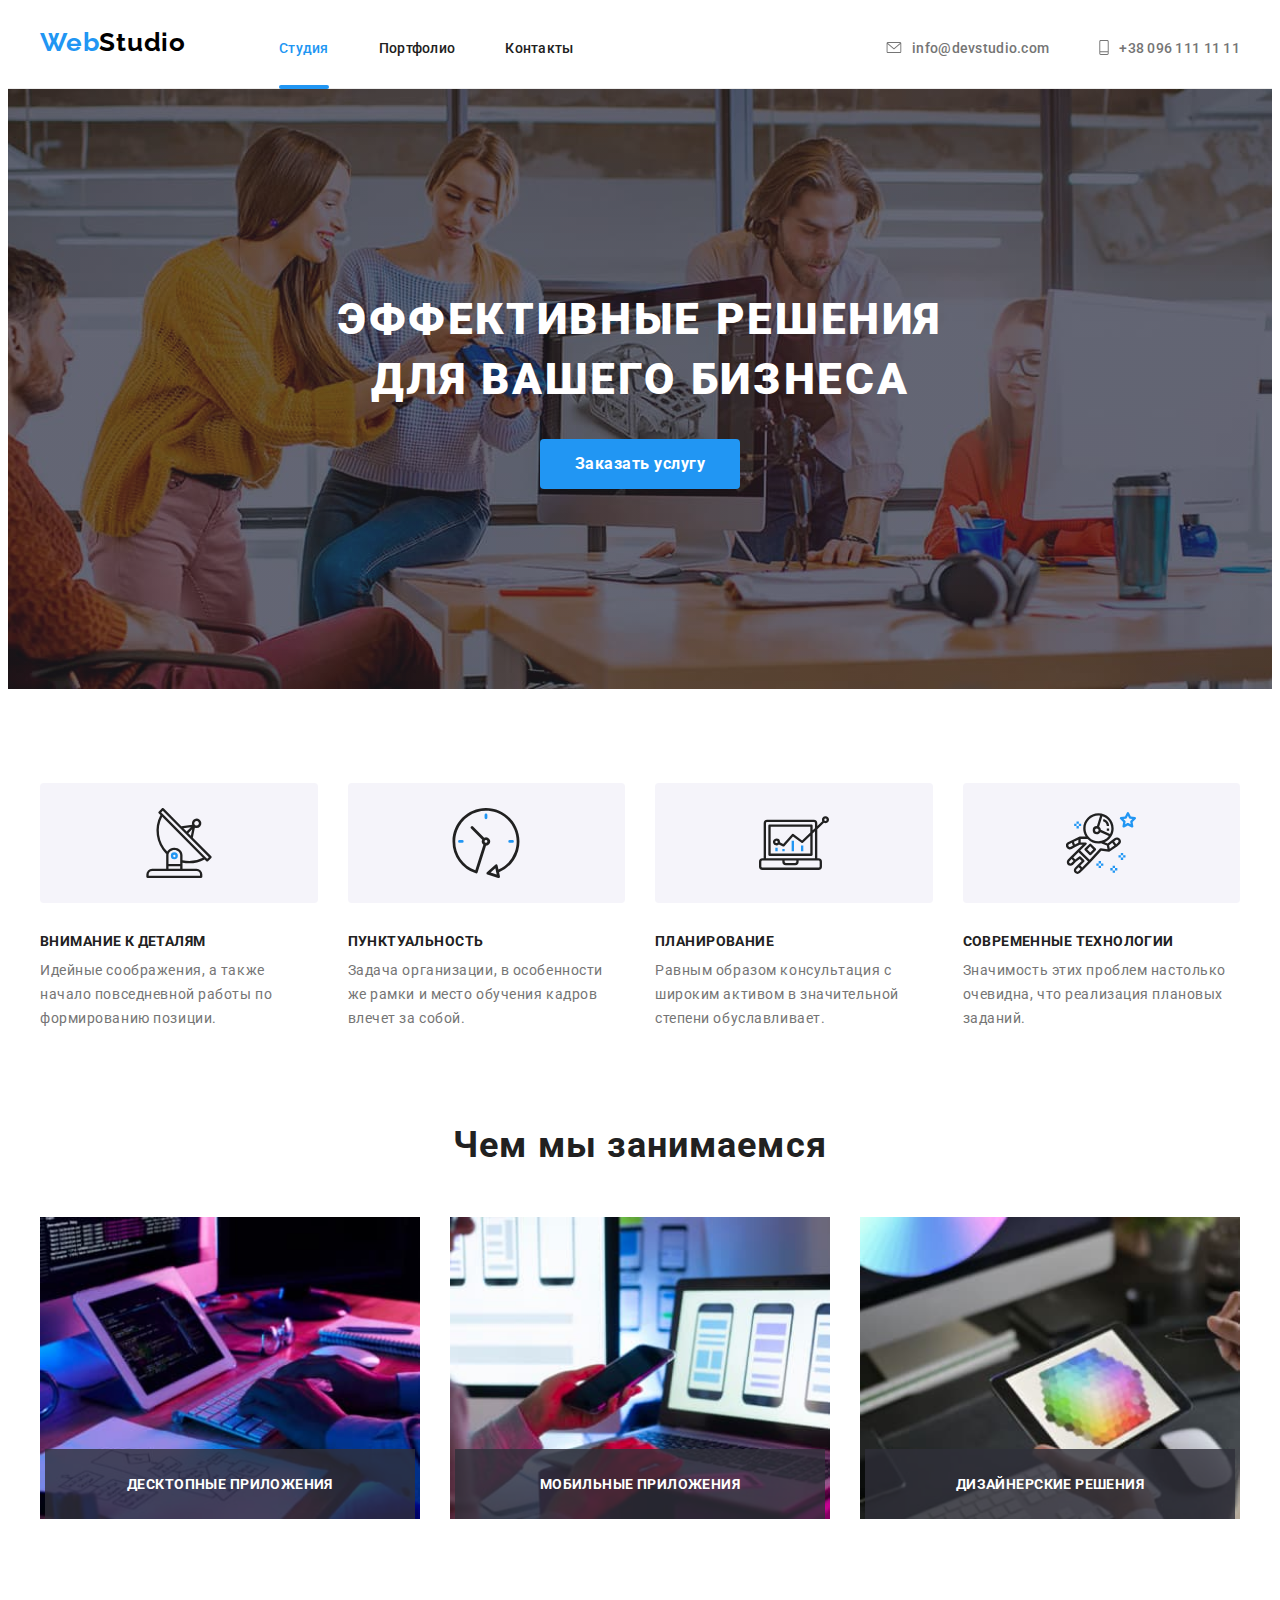
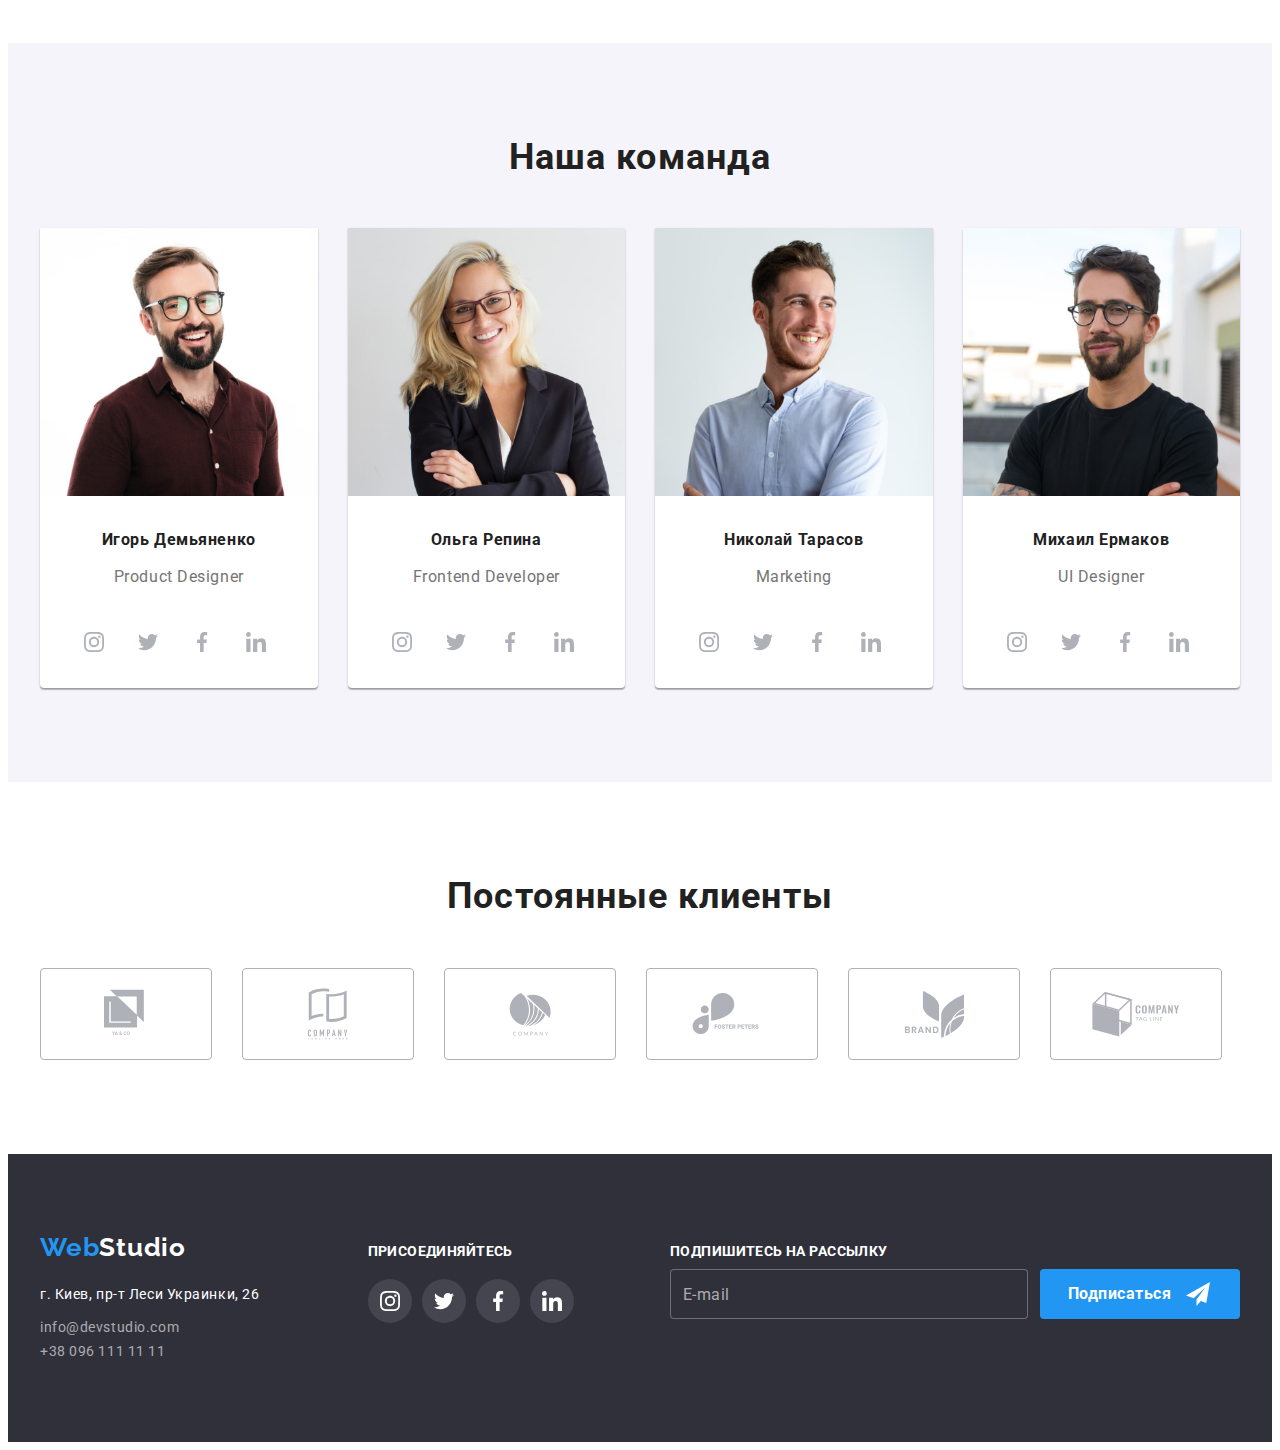
<file: index.html>
<!DOCTYPE html>
<html lang="ru">

<head>
  <meta charset="UTF-8" />
  <meta name="viewport" content="width=device-width, initial-scale=1.0" />
  <title>Главная</title>
  <!-- =fallback заменяем =swap не скачет шрифт-->
  <link
    href="https://fonts.googleapis.com/css2?family=Raleway:wght@700&amp;family=Roboto:wght@400;500;700;900&amp;display=fallback"
    rel="stylesheet" />
  <!-- Нормализатор из конспекта -->
  <!-- <link rel="stylesheet"
    href="https://cdnjs.cloudflare.com/ajax/libs/modern-normalize/1.0.0/modern-normalize.min.css" />
  <link rel="stylesheet" href="css/style.css" /> -->
  <link rel="stylesheet" href="./css/main.min.css" />
</head>

<body>
  <header class="header">
    <!-- шапка, навигация -->
    <div class="container">
      <nav class="flexnav logo">
        <p>
          <a href="#" class="logo__logostudio"><span class="logo__logo--blue">Web</span>Studio</a>
        </p>
        <ul class="list main-menu">
          <li class="main-menu__item">
            <a href="#" class="main-menu__focused main-menu__focused--current">Студия</a>
          </li>
          <li class="main-menu__item">
            <a href="./portfolio.html" class="main-menu__focused">Портфолио</a>
          </li>
          <li class="main-menu__item">
            <a href="#contact" class="main-menu__focused">Контакты </a>
          </li>
        </ul>
      </nav>
      <!-- шапка, контакты контакты не навигация!-->
      <ul class="list main-menu contact">
        <li class="main-menu__item">
          <a href="mailto:info@devstudio.com" class="main-menu__focused contact__contact-link">
            <svg class="contact__icon" width="16" height="11">
              <use href="./images/sprite.svg#envelope"></use>
            </svg>
            info@devstudio.com</a>
        </li>
        <li class="main-menu__item">
          <a href="tel:+380961111111" class="main-menu__focused contact__contact-link">
            <svg class="contact__icon" width="10" height="15">
              <use href="./images/sprite.svg#smartphone"></use>
            </svg>
            +38 096 111 11 11
          </a>
        </li>
      </ul>
    </div>
  </header>
  <!-- тело -->
  <main class="main-content">
    <!-- баннер -->
    <section class="maxindented maxindented-border">
      <div class="container container-banner">
        <h1 class="container__order-title">Эффективные решения<br />для вашего бизнеса</h1>
        <button type="button" class="container__button" data-modal-open>Заказать услугу</button>
      </div>
    </section>
    <!-- <section class="maxindented picture-banner">
      <div class="container-banner">
        <h1 class="order-title">Эффективные решения<br />для вашего бизнеса</h1>
        <a href="#" class="button">Заказать услугу</a>
      </div>
    </section> -->
    <!--  особенности -->
    <section>
      <div class="container">
        <h2 class="container__features-title">Особенности</h2>
        <!-- скрыть элемент -->
        <ul class="list flexlist">
          <li class="flexlist__fourrowel flexlist__iconfeatures">
            <h3 class="flexlist__iconfeatures--uppercase">Внимание к деталям</h3>
            <p class="flexlist__iconfeatures--featurestext">
              Идейные соображения, а также начало повседневной работы по формированию позиции.
            </p>
          </li>
          <li class="flexlist__fourrowel flexlist__iconfeatures">
            <h3 class="flexlist__iconfeatures--uppercase">Пунктуальность</h3>
            <p class="flexlist__iconfeatures--featurestext">
              Задача организации, в особенности же рамки и место обучения кадров влечет за собой.
            </p>
          </li>
          <li class="flexlist__fourrowel flexlist__iconfeatures">
            <h3 class="flexlist__iconfeatures--uppercase">Планирование</h3>
            <p class="flexlist__iconfeatures--featurestext">
              Равным образом консультация с широким активом в значительной степени обуславливает.
            </p>
          </li>
          <li class="flexlist__fourrowel flexlist__iconfeatures">
            <h3 class="flexlist__iconfeatures--uppercase">Современные технологии</h3>
            <p class="flexlist__iconfeatures--featurestext">
              Значимость этих проблем настолько очевидна, что реализация плановых заданий.
            </p>
          </li>
        </ul>
      </div>
    </section>
    <!-- чем мы занимаемся -->
    <section class="indented">
      <div class="container">
        <h2 class="container__title">Чем мы занимаемся</h2>
        <ul class="list flexlist">
          <li class="flexlist__flexelement">
            <img src="./images/box1.jpg" alt="photo" width="370" class="img" />
            <h3 class="flexlist__features-uppercase">Десктопные приложения</h3>
          </li>
          <li class="flexlist__flexelement">
            <img src="./images/box2.jpg" alt="photo" width="370" class="img" />
            <h3 class="flexlist__features-uppercase">Мобильные приложения</h3>
          </li>
          <li class="flexlist__flexelement">
            <img src="./images/box3.jpg" alt="photo" width="370" class="img" />
            <h3 class="flexlist__features-uppercase">Дизайнерские решения</h3>
          </li>
        </ul>
      </div>
    </section>
    <!-- наша команда -->

    <section class="indented indented__team">
      <div class="container">
        <h2 class="container__title">Наша команда</h2>
        <ul class="list flexlist">
          <li class="flexlist__fourrowel flexlist__comelement">
            <img src="./images/team1.jpg" alt="photo" width="270" class="img" />
            <div class="comcontent comcontent__middling">
              <h4 class="comcontent__name">Игорь Демьяненко</h4>
              <p class="comcontent__subtitle">Product Designer</p>
            </div>
            <ul class="list flexlist flexlist__item">
              <li class="sociallinks sociallinks__link">
                <a class="sociallinks__icon" href=" https://www.instagram.com/" aria-label="Instagram">
                  <svg height="20" width="20">
                    <use href="./images/sprite.svg#instagram"></use>
                  </svg>
                </a>
              </li>
              <li class="sociallinks sociallinks__link">
                <a class="sociallinks__icon" href="https://twitter.com/" aria-label="Twitter">
                  <svg height="20" width="20">
                    <use href="./images/sprite.svg#twitter"></use>
                  </svg>
                </a>
              </li>
              <li class="sociallinks sociallinks__link">
                <a class="sociallinks__icon" href="https://www.facebook.com/" aria-label="Facebook">
                  <svg height="20" width="20">
                    <use href="./images/sprite.svg#facebook"></use>
                  </svg>
                </a>
              </li>
              <li class="sociallinks sociallinks__link">
                <a class="sociallinks__icon" href="https://www.linkedin.com/" aria-label="Linkedin">
                  <svg height="20" width="20">
                    <use href="./images/sprite.svg#linkedin"></use>
                  </svg>
                </a>
              </li>
            </ul>
          </li>
          <li class="flexlist__fourrowel flexlist__comelement">
            <img src="./images/team2.jpg" alt="photo" width="270" class="img" />
            <div class="comcontent comcontent__middling">
              <h4 class="comcontent__name">Ольга Репина</h4>
              <p class="comcontent__subtitle">Frontend Developer</p>
            </div>
            <ul class="list flexlist flexlist__item">
              <li class="sociallinks sociallinks__link">
                <a class="sociallinks__icon" href="https://www.instagram.com/" aria-label="Instagram">
                  <svg height="20" width="20">
                    <use href="./images/sprite.svg#instagram"></use>
                  </svg>
                </a>
              </li>
              <li class="sociallinks sociallinks__link">
                <a class="sociallinks__icon" href="https://twitter.com/" aria-label="Twitter">
                  <svg height="20" width="20">
                    <use href="./images/sprite.svg#twitter"></use>
                  </svg>
                </a>
              </li>
              <li class="sociallinks sociallinks__link">
                <a class="sociallinks__icon" href="https://www.facebook.com/" aria-label="Facebook">
                  <svg height="20" width="20">
                    <use href="./images/sprite.svg#facebook"></use>
                  </svg>
                </a>
              </li>
              <li class="sociallinks sociallinks__link">
                <a class="sociallinks__icon" href="https://www.linkedin.com/" aria-label="Linkedin">
                  <svg height="20" width="20">
                    <use href="./images/sprite.svg#linkedin"></use>
                  </svg>
                </a>
              </li>
            </ul>
          </li>
          <li class="flexlist__fourrowel flexlist__comelement">
            <!-- <a href="" class="link"> -->
            <img src="./images/team3.jpg" alt="photo" width="270" class="img" />
            <div class="comcontent comcontent__middling">
              <h4 class="comcontent__name">Николай Тарасов</h4>
              <p class="comcontent__subtitle">Marketing</p>
            </div>
            <ul class="list flexlist flexlist__item">
              <li class="sociallinks sociallinks__link">
                <a class="sociallinks__icon" href="https://www.instagram.com/" aria-label="Instagram">
                  <svg height="20" width="20">
                    <use href="./images/sprite.svg#instagram"></use>
                  </svg>
                </a>
              </li>
              <li class="sociallinks sociallinks__link">
                <a class="sociallinks__icon" href="https://twitter.com/" aria-label="Twitter">
                  <svg height="20" width="20">
                    <use href="./images/sprite.svg#twitter"></use>
                  </svg>
                </a>
              </li>
              <li class="sociallinks sociallinks__link">
                <a class="sociallinks__icon" href="https://www.facebook.com/" aria-label="Facebook">
                  <svg height="20" width="20">
                    <use href="./images/sprite.svg#facebook"></use>
                  </svg>
                </a>
              </li>
              <li class="sociallinks sociallinks__link">
                <a class="sociallinks__icon" href="https://www.linkedin.com/" aria-label="Linkedin">
                  <svg height="20" width="20">
                    <use href="./images/sprite.svg#linkedin"></use>
                  </svg>
                </a>
              </li>
            </ul>
            <!-- </a> -->
          </li>
          <li class="flexlist__fourrowel flexlist__comelement">
            <!-- <a href="" class="link">-->
            <img src="./images/team4.jpg" alt="photo" width="270" class="img" />
            <div class="comcontent comcontent__middling">
              <h4 class="comcontent__name">Михаил Ермаков</h4>
              <p class="comcontent__subtitle">UI Designer</p>
            </div>
            <ul class="list flexlist flexlist__item">
              <li class="sociallinks sociallinks__link">
                <a class="sociallinks__icon" href="https://www.instagram.com/" aria-label="Instagram">
                  <svg width="20" height="20">
                    <use href="./images/sprite.svg#instagram"></use>
                  </svg>
                </a>
              </li>
              <li class="sociallinks sociallinks__link">
                <a class="sociallinks__icon" href="https://twitter.com/" aria-label="Twitter">
                  <svg width="20" height="20">
                    <use href="./images/sprite.svg#twitter"></use>
                  </svg>
                </a>
              </li>
              <li class="sociallinks sociallinks__link">
                <a class="sociallinks__icon" href="https://www.facebook.com/" aria-label="Facebook">
                  <svg width="20" height="20">
                    <use href="./images/sprite.svg#facebook"></use>
                  </svg>
                </a>
              </li>
              <li class="sociallinks sociallinks__link">
                <a class="sociallinks__icon" href="https://www.linkedin.com/" aria-label="Linkedin">
                  <svg width="20" height="20">
                    <use href="./images/sprite.svg#linkedin"></use>
                  </svg>
                </a>
              </li>
            </ul>
            <!-- </a> -->
          </li>
        </ul>
      </div>
    </section>
    <section class="indented">
      <div class="container">
        <h2 class="container__title">Постоянные клиенты</h2>
        <ul class="list flexlist">
          <li class="clients">
            <a class="clients__icon" href="#">
              <svg width="44" height="50">
                <use href="./images/sprite.svg#clients1"></use>
              </svg>
            </a>
          </li>
          <li class="clients">
            <a class="clients__icon" href="#">
              <svg width="40" height="52">
                <use href="./images/sprite.svg#clients2"></use>
              </svg>
            </a>
          </li>
          <li class="clients">
            <a class="clients__icon" href="#">
              <svg width="53" height="43">
                <use href="./images/sprite.svg#clients3"></use>
              </svg>
            </a>
          </li>
          <li class="clients">
            <a class="clients__icon" href="#">
              <svg width="80" height="42">
                <use href="./images/sprite.svg#clients4"></use>
              </svg>
            </a>
          </li>
          <li class="clients">
            <a class="clients__icon" href="#">
              <svg width="59" height="47">
                <use href="./images/sprite.svg#clients5"></use>
              </svg>
            </a>
          </li>
          <li class="clients">
            <a class="clients__icon" href="#">
              <svg width="88" height="45">
                <use href="./images/sprite.svg#clients6"></use>
              </svg>
            </a>
          </li>
        </ul>
      </div>
    </section>
  </main>
  <!-- подвал, лого и контакты -->
  <footer id="contact" class="main-footer">
    <div class="container flexfooter">
      <div class="footerlist">
        <!--footer-addres-->
        <p class="logo">
          <a href="#" class="logo__logostudio logo__half"><span class="logo__logo--blue">Web</span>Studio</a>
        </p>

        <address>г. Киев, пр-т Леси Украинки, 26</address>
        <address>
          <ul class="list footerlist">
            <li>
              <a href="mailto:info@devstudio.com"
                class="footerlist__focused footerlist__contact-link">info@devstudio.com</a>
            </li>
            <li>
              <a href="tel:+380961111111" class="footerlist__focused footerlist__contact-link">+38 096 111 11 11</a>
            </li>
          </ul>
        </address>
      </div>
      <div class="footer-sociallinks">
        <h3 class="footer-sociallinks__features-uppercase">присоединяйтесь</h3>
        <ul class="list flexlist">
          <li class="soclinkfoot__links">
            <a class="soclinkfoot__icon" href=" https://www.instagram.com/" aria-label="Instagram">
              <svg height="20" width="20">
                <use href="./images/sprite.svg#instagram"></use>
              </svg>
            </a>
          </li>
          <li class="soclinkfoot__links">
            <a class="soclinkfoot__icon" href="https://twitter.com/" aria-label="Twitter">
              <svg height="20" width="20">
                <use href="./images/sprite.svg#twitter"></use>
              </svg>
            </a>
          </li>
          <li class="soclinkfoot__links">
            <a class="soclinkfoot__icon" href="https://www.facebook.com/" aria-label="Facebook">
              <svg height="20" width="20">
                <use href="./images/sprite.svg#facebook"></use>
              </svg>
            </a>
          </li>
          <li class="soclinkfoot__links">
            <a class="soclinkfoot__icon" href="https://www.linkedin.com/" aria-label="Linkedin">
              <svg height="20" width="20">
                <use href="./images/sprite.svg#linkedin"></use>
              </svg>
            </a>
          </li>
        </ul>
      </div>
      <div class="footer-form-sign">
        <h3 class="footer-form-sign__features-uppercase footer-form-sign__dis">Подпишитесь на рассылку</h3>
        <div class="footer-form flexlist">
          <input class="footer-form__input" type="email" name="email" placeholder="E-mail" />
          <button type="button" class="footer-form__button button-footer flexlist">
            Подписаться
            <!-- <svg class="icon telegram" height="24" width="24">
                <use href="./images/sprite.svg#telegram"></use>
              </svg> -->
          </button>
        </div>
      </div>
    </div>
  </footer>
  <div class="backdrop is-hidden" data-modal>
    <div class="backdrop__modal is-hidden__modal">
      <div class="button-close">
        <button type="button" class="button-close__icon-close" data-modal-close>
          <svg height="11" width="11">
            <use href="./images/sprite.svg#close"></use>
          </svg>
        </button>
      </div>
      <!-- форма -->
      <!-- action - не используется, джс в помощь// action="#" method="post"-->
      <form id="form" class="form js-speaker-form" autocomplete="on">
        <h3 class="form__title">Оставьте свои данные мы вам перезвоним</h3>

        <div class="form__filling">
          <label class="form__label" for="name">Имя </label>
          <div class="form-field form-focus">
            <input class="form-field__content" type="text" name="name" id="name" pattern="[A-Za-zА-Яа-яЁё]" required
              autofocus />
            <span class="form-field__span">
              <svg class="form-field__icon" width="12" height="12">
                <use href="./images/sprite.svg#man"></use>
              </svg>
            </span>
          </div>

          <label class="form__label" for="tel">Телефон</label>
          <div class="form-field form-focus">
            <input class="form-field__content" type="tel" name="tel" id="tel" pattern="[0-9]{10}" required />
            <span class="form-field__span">
              <svg class="form-field__icon" width="13" height="13">
                <use href="./images/sprite.svg#receiver"></use>
              </svg>
            </span>
          </div>

          <label class="form__label" for="email">Почта</label>
          <div class="form-field form-focus">
            <input class="form-field__content" type="email" name="email" id="email" required />
            <span class="form-field__span">
              <svg class="form-field__icon" width="15" height="12">
                <use href="./images/sprite.svg#email"></use>
              </svg>
            </span>
          </div>

          <div class="form-field form-focus">
            <label class="form__label" for="comment">Комментарий</label>
            <textarea class="form-field__textarea" name="comment" id="comment" rows="8"
              placeholder="Введите текст"></textarea>
          </div>

        </div>

        <div class="form-policy">
          <input type="checkbox" class="form-policy__custom-checkbox" name="policy" id="policy" />
          <!-- .form-field input -->
          <label class="form-policy__custom-checkbox-label" for="policy">
            Соглашаюсь с рассылкой и принимаю&nbsp;<a href="#">Условия договора</a>
          </label>
        </div>
        <div class="button-send">
          <button type="submit" class="button-send__button">Отправить</button>
        </div>
      </form>
    </div>
  </div>
  <script src="./js/modal.js"></script>
  <div id="wt-sky-root"></div>
</body>

</html>
</file>
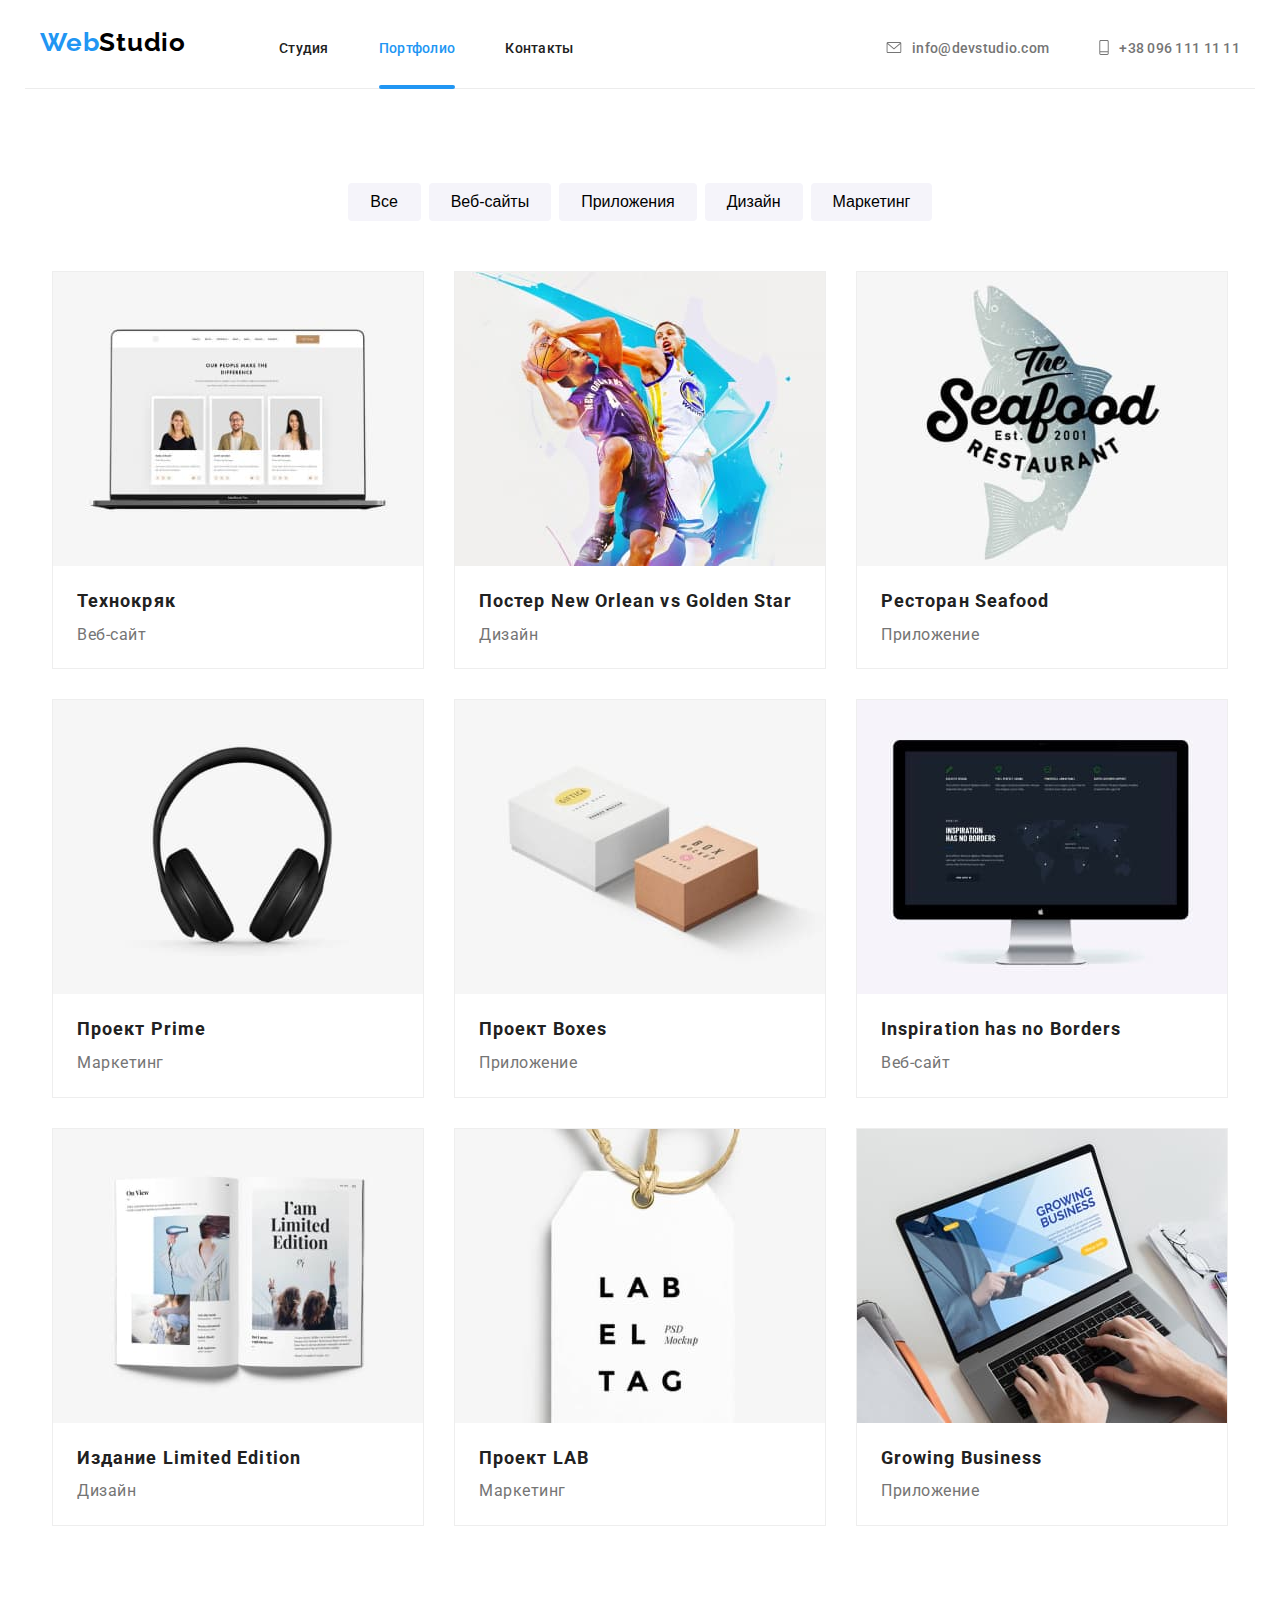
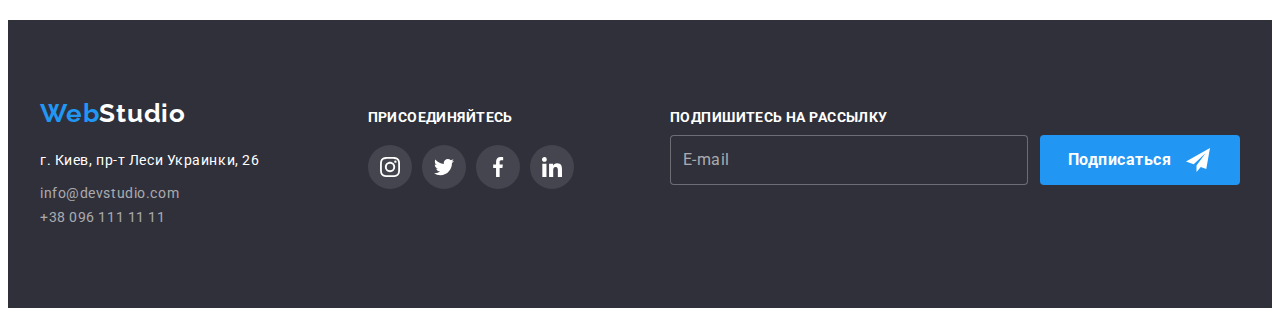
<file: portfolio.html>
<!DOCTYPE html>
<html lang="ru">

<head>
  <meta charset="UTF-8" />
  <meta name="viewport" content="width=device-width, initial-scale=1.0" />
  <title>Портфолио</title>
  <link
    href="https://fonts.googleapis.com/css2?family=Raleway:wght@700&amp;family=Roboto:wght@400;500;700;900&amp;display=fallback"
    rel="stylesheet" />
  <link rel="stylesheet" href="./css/main.min.css" />
</head>

<body>
  <header class="header">
    <!-- шапка, навигация -->
    <div class="container">
      <nav class="flexnav logo">
        <p>
          <a href="#" class="logo__logostudio"><span class="logo__logo--blue">Web</span>Studio</a>
        </p>
        <ul class="list main-menu">
          <li class="main-menu__item">
            <a href="./index.html" class="main-menu__focused">Студия</a>
          </li>
          <li class="main-menu__item">
            <a href="#" class="main-menu__focused main-menu__focused--current">Портфолио</a>
          </li>
          <li class="main-menu__item">
            <a href="#contact" class="main-menu__focused">Контакты </a>
          </li>
        </ul>
      </nav>
      <!-- шапка, контакты -->
      <ul class="list main-menu contact">
        <li class="main-menu__item">
          <a href="mailto:info@devstudio.com" class="main-menu__focused contact__contact-link">
            <svg class="contact__icon" width="16" height="11">
              <use href="./images/sprite.svg#envelope"></use>
            </svg>
            info@devstudio.com</a>
        </li>
        <li class="main-menu__item">
          <a href="tel:+380961111111" class="main-menu__focused contact__contact-link">
            <svg class="contact__icon" width="10" height="15">
              <use href="./images/sprite.svg#smartphone"></use>
            </svg>
            +38 096 111 11 11
          </a>
        </li>
      </ul>
    </div>
  </header>
  <!-- тело -->
  <main class="main-content">
    <section class="container indented indented__border">
      <h1 class="container__features-title">Портфолио</h1>
      <!-- Скрыть элемент h1 -->
      <!-- Фильтр -->

      <div class="minindented">
        <nav>
          <h2 class="container__features-title">Фильтр</h2>
          <ul class="list main-filters">
            <li class="main-filters__item">
              <button type="button" class="main-filters__middling main-filters__focused-button">
                Все
                <!-- <a href="#" class="main-filters-link"></a> -->
              </button>
            </li>
            <li class="main-filters__item">
              <button type="button" class="main-filters__middling main-filters__focused-button">
                Веб-сайты
                <!-- <a href="#" class="main-filters-link"></a> -->
              </button>
            </li>
            <li class="main-filters__item">
              <button type="button" class="main-filters__middling main-filters__focused-button">
                Приложения
                <!-- <a href="#" class="main-filters-link"></a> -->
              </button>
            </li>
            <li class="main-filters__item">
              <button type="button" class="main-filters__middling main-filters__focused-button">
                Дизайн
                <!-- <a href="#" class="main-filters-link"></a> -->
              </button>
            </li>
            <li class="main-filters__item">
              <button type="button" class="main-filters__middling main-filters__focused-button">
                Маркетинг
                <!-- <a href="#" class="main-filters-link"></a> -->
              </button>
            </li>
          </ul>
        </nav>
      </div>
      <h2 class="container__features-title">Примеры работ</h2>
      <ul class="list flexlist portfoliolist">
        <li class="portfoliolist__portfolioelement">

          <a href="" class="portfoliolist__link">
            <div class="thumb">
              <img src="./imagesPortfolio/technocryk.jpg" alt="Пример дизайна веб-сайта" width="370" height="294"
                class="img" />

              <p class="thumb__whitetext">Технокряк это современная площадка распространения коронавируса. Компании
                используют
                эту
                платформу для
                цифрового шпионажа и атак на защищённые сервера конкурентов.</p>
            </div>
            <div class="signature">
              <h3 class="signature__title">Технокряк</h3>
              <p class="signature__middling--subtitle">Веб-сайт</p>
            </div>

          </a>
        </li>
        <li class="portfoliolist__portfolioelement">
          <a href="" class="portfoliolist__link">
            <div class="thumb">
              <img src="./imagesPortfolio/neworlean.jpg" alt="Дизайн постера с баскетболистами в прыжке с мячём"
                width="370" height="294" class="img" />

              <p class="thumb__whitetext">Технокряк это современная площадка распространения коронавируса.
                Компании используют эту
                платформу для
                цифрового шпионажа и атак на защищённые сервера конкурентов.</p>
            </div>
            <div class="signature">
              <h3 class="signature__title">Постер New Orlean vs Golden Star</h3>
              <p class="signature__middling--subtitle">Дизайн</p>
            </div>

          </a>
        </li>
        <li class="portfoliolist__portfolioelement">
          <a href="" class="portfoliolist__link">
            <div class="thumb">
              <img src="./imagesPortfolio/seafood.jpg" alt="Логотип рестарана Seafood" width="370" height="294"
                class="img" />

              <p class="thumb__whitetext">Технокряк это современная площадка распространения коронавируса.
                Компании используют эту
                платформу для
                цифрового шпионажа и атак на защищённые сервера конкурентов.</p>
            </div>
            <div class="signature">
              <h3 class="signature__title">Ресторан Seafood</h3>
              <p class="signature__middling--subtitle">Приложение</p>
            </div>

          </a>
        </li>
        <li class="portfoliolist__portfolioelement">
          <a href="" class="portfoliolist__link">
            <div class="thumb">
              <img src="./imagesPortfolio/prime.jpg" alt="Чёрные наушники" width="370" height="294" class="img" />

              <p class="thumb__whitetext">Технокряк это современная площадка распространения коронавируса.
                Компании используют эту
                платформу для
                цифрового шпионажа и атак на защищённые сервера конкурентов.</p>
            </div>
            <div class="signature">
              <h3 class="signature__title">Проект Prime</h3>
              <p class="signature__middling--subtitle">Маркетинг</p>
            </div>

          </a>
        </li>
        <li class="portfoliolist__portfolioelement">
          <a href="" class="portfoliolist__link">
            <div class="thumb">
              <img src="./imagesPortfolio/boxes.jpg" alt="Две коробки" width="370" height="294" class="img" />

              <p class="thumb__whitetext">Технокряк это современная площадка распространения коронавируса.
                Компании используют эту
                платформу для
                цифрового шпионажа и атак на защищённые сервера конкурентов.</p>
            </div>
            <div class="signature">
              <h3 class="signature__title">Проект Boxes</h3>
              <p class="signature__middling--subtitle">Приложение</p>
            </div>

          </a>
        </li>
        <li class="portfoliolist__portfolioelement">
          <a href="" class="portfoliolist__link">
            <div class="thumb">
              <img src="./imagesPortfolio/borders.jpg" alt="Монитор с веб-сайтом" width="370" height="294"
                class="img" />

              <p class="thumb__whitetext">Технокряк это современная площадка распространения коронавируса.
                Компании используют эту
                платформу для
                цифрового шпионажа и атак на защищённые сервера конкурентов.</p>
            </div>
            <div class="signature">
              <h3 class="signature__title">Inspiration has no Borders</h3>
              <p class="signature__middling--subtitle">Веб-сайт</p>
            </div>

          </a>
        </li>
        <li class="portfoliolist__portfolioelement">
          <a href="" class="portfoliolist__link">
            <div class="thumb">
              <img src="./imagesPortfolio/limeted.jpg"
                alt="Разворот книги с иллюстрацией и заголовком I'am Limited Edition" width="370" height="294"
                class="img" />

              <p class="thumb__whitetext">Технокряк это современная площадка распространения коронавируса.
                Компании используют эту
                платформу для
                цифрового шпионажа и атак на защищённые сервера конкурентов.</p>
            </div>
            <div class="signature">
              <h3 class="signature__title">Издание Limited Edition</h3>
              <p class="signature__middling--subtitle">Дизайн</p>
            </div>

          </a>
        </li>
        <li class="portfoliolist__portfolioelement">
          <a href="" class="portfoliolist__link">
            <div class="thumb">
              <img src="./imagesPortfolio/lab.jpg" alt="Ярлык с надписью LAB EL TAG" width="370" height="294"
                class="img" />

              <p class="thumb__whitetext">Технокряк это современная площадка распространения коронавируса.
                Компании используют эту
                платформу для
                цифрового шпионажа и атак на защищённые сервера конкурентов.</p>
            </div>
            <div class="signature">
              <h3 class="signature__title">Проект LAB</h3>
              <p class="signature__middling--subtitle">Маркетинг</p>
            </div>

          </a>
        </li>
        <li class="portfoliolist__portfolioelement">
          <a href="" class="portfoliolist__link">
            <div class="thumb">
              <img src="./imagesPortfolio/business.jpg" alt="Работающий ноутбук с заставкой Growing Business"
                width="370" height="294" class="img" />

              <p class="thumb__whitetext">Технокряк это современная площадка распространения коронавируса.
                Компании используют эту
                платформу для
                цифрового шпионажа и атак на защищённые сервера конкурентов.</p>
            </div>
            <div class="signature">
              <h3 class="signature__title">Growing Business</h3>
              <p class="signature__middling--subtitle">Приложение</p>
            </div>

          </a>
        </li>
      </ul>
    </section>
  </main>
  <footer id="contact" class="main-footer">
    <div class="container flexfooter">
      <div class="footerlist">
        <!--footer-addres-->
        <p class="logo">
          <a href="#" class="logo__logostudio logo__half"><span class="logo__logo--blue">Web</span>Studio</a>
        </p>

        <address>г. Киев, пр-т Леси Украинки, 26</address>
        <address>
          <ul class="list footerlist">
            <li>
              <a href="mailto:info@devstudio.com"
                class="footerlist__focused footerlist__contact-link">info@devstudio.com</a>
            </li>
            <li>
              <a href="tel:+380961111111" class="footerlist__focused footerlist__contact-link">+38 096 111 11 11</a>
            </li>
          </ul>
        </address>
      </div>
      <div class="footer-sociallinks">
        <h3 class="footer-sociallinks__features-uppercase">присоединяйтесь</h3>
        <ul class="list flexlist">
          <li class="soclinkfoot__links">
            <a class="soclinkfoot__icon" href=" https://www.instagram.com/" aria-label="Instagram">
              <svg height="20" width="20">
                <use href="./images/sprite.svg#instagram"></use>
              </svg>
            </a>
          </li>
          <li class="soclinkfoot__links">
            <a class="soclinkfoot__icon" href="https://twitter.com/" aria-label="Twitter">
              <svg height="20" width="20">
                <use href="./images/sprite.svg#twitter"></use>
              </svg>
            </a>
          </li>
          <li class="soclinkfoot__links">
            <a class="soclinkfoot__icon" href="https://www.facebook.com/" aria-label="Facebook">
              <svg height="20" width="20">
                <use href="./images/sprite.svg#facebook"></use>
              </svg>
            </a>
          </li>
          <li class="soclinkfoot__links">
            <a class="soclinkfoot__icon" href="https://www.linkedin.com/" aria-label="Linkedin">
              <svg height="20" width="20">
                <use href="./images/sprite.svg#linkedin"></use>
              </svg>
            </a>
          </li>
        </ul>
      </div>
      <div class="footer-form-sign">
        <h3 class="footer-form-sign__features-uppercase footer-form-sign__dis">Подпишитесь на рассылку</h3>
        <div class="footer-form flexlist">
          <input class="footer-form__input" type="email" name="email" placeholder="E-mail" />
          <button type="button" class="footer-form__button button-footer flexlist">
            Подписаться
            <!-- <svg class="icon telegram" height="24" width="24">
                <use href="./images/sprite.svg#telegram"></use>
              </svg> -->
          </button>
        </div>
      </div>
    </div>
  </footer>
</body>

</html>
</file>
<file: css/main.min.css>
a{text-decoration:none}.list{list-style:none;margin:0px;padding:0px}h1,h2,h3,h4,h4,h5,h6,p{margin:0px;padding:0px}.img{display:block;width:100%;height:auto;padding:0px}svg{display:inline}textarea{resize:none}body{font-family:'Roboto', sans-serif;font-style:normal;letter-spacing:.04em;font-weight:400;font-size:14px;line-height:1.714;background:#fff;color:#212121}.container{margin:0 auto 0 auto;padding:0 15px 0 15px;width:1200px}.flexlist{display:-webkit-box;display:-ms-flexbox;display:flex}.flexnav{display:-webkit-box;display:-ms-flexbox;display:flex;-webkit-box-align:center;-ms-flex-align:center;align-items:center}.indented{padding-top:94px;padding-bottom:94px}.minindented{padding-bottom:50px}address{font-style:normal}.container__button,.button-send__button,.footer-form__button{font-family:'Roboto', sans-serif;font-style:normal;letter-spacing:.03em;font-weight:700;font-size:16px;line-height:1.875;min-width:200px;padding:10px 32px;text-align:center;border-radius:4px;border:none;background:#2196f3;color:#fff;-webkit-transition:background-color 250ms cubic-bezier(0.4, 0, 0.2, 1);transition:background-color 250ms cubic-bezier(0.4, 0, 0.2, 1)}.container__button:hover,.button-send__button:hover,.footer-form__button:hover,.container__button:focus,.button-send__button:focus,.footer-form__button:focus{background:#188ce8;-webkit-box-shadow:0px 4px 4px rgba(0,0,0,0.15);box-shadow:0px 4px 4px rgba(0,0,0,0.15)}.button-send{display:block;margin:auto;width:200px}.button-send:focus{background:#188CE8;-webkit-box-shadow:0px 4px 4px rgba(0,0,0,0.15);box-shadow:0px 4px 4px rgba(0,0,0,0.15);border-radius:4px}.main-filters__focused-button{display:inline-block;min-width:73px;border:none;border-radius:4px;height:38px;padding:6px 22px;font-weight:500;background:#f5f4fa;-webkit-transition:250ms cubic-bezier(0.4, 0, 0.2, 1);transition:250ms cubic-bezier(0.4, 0, 0.2, 1)}.main-filters__focused-button:hover,.main-filters__focused-button:focus{background:#2196f3;color:#fff;-webkit-box-shadow:0px 3px 1px rgba(0,0,0,0.1),0px 1px 2px rgba(0,0,0,0.08),0px 2px 2px rgba(0,0,0,0.12);box-shadow:0px 3px 1px rgba(0,0,0,0.1),0px 1px 2px rgba(0,0,0,0.08),0px 2px 2px rgba(0,0,0,0.12);border-radius:4px}.header .container{display:-webkit-box;display:-ms-flexbox;display:flex;-webkit-box-align:center;-ms-flex-align:center;align-items:center}.main-menu{display:-webkit-box;display:-ms-flexbox;display:flex;margin-left:93px}.main-menu__focused{font-family:'Roboto', sans-serif;font-style:normal;letter-spacing:.02em;font-weight:500;font-size:14px;line-height:1.142;display:-webkit-inline-box;display:-ms-inline-flexbox;display:inline-flex;padding-top:32px;padding-bottom:32px;color:#212121;-webkit-transition:color 250ms cubic-bezier(0.4, 0, 0.2, 1);transition:color 250ms cubic-bezier(0.4, 0, 0.2, 1)}.main-menu__focused--current{position:relative;-webkit-transition:color 250ms cubic-bezier(0.4, 0, 0.2, 1);transition:color 250ms cubic-bezier(0.4, 0, 0.2, 1)}.main-menu__focused--current::after{content:'';position:absolute;width:100%;height:4px;top:77px;background:#2196f3;border-radius:2px}.main-menu__focused--current,.main-menu__focused:hover,.footerlist__focused:hover,.footerlist__focused:focus,.main-menu__focused:focus{color:#2196f3;fill:#2196f3}.main-menu__item+.main-menu__item{margin-left:50px}.contact{display:-webkit-box;display:-ms-flexbox;display:flex;margin-left:auto}.contact__contact-link{-webkit-box-align:center;-ms-flex-align:center;align-items:center;fill:#757575;color:#757575}.contact__icon{margin-right:10px}.sociallinks{border-radius:50%;fill:#afb1b8}.sociallinks__link:not(:last-child),.soclinkfoot__links:not(:last-child){margin-right:10px}.sociallinks__icon{display:-webkit-box;display:-ms-flexbox;display:flex;-webkit-box-pack:center;-ms-flex-pack:center;justify-content:center;-webkit-box-align:center;-ms-flex-align:center;align-items:center;width:44px;height:44px;border-radius:50%;fill:#afb1b8;-webkit-transition:background-color 250ms cubic-bezier(0.4, 0, 0.2, 1);transition:background-color 250ms cubic-bezier(0.4, 0, 0.2, 1)}.sociallinks__icon:hover,.sociallinks__icon:focus{fill:#fff;background-color:#2196f3}.soclinkfoot__links{margin-top:10px}.soclinkfoot__links a:hover,.soclinkfoot__links a:focus{fill:#fff;background-color:#2196f3}.soclinkfoot__icon{display:-webkit-box;display:-ms-flexbox;display:flex;-webkit-box-pack:center;-ms-flex-pack:center;justify-content:center;-webkit-box-align:center;-ms-flex-align:center;align-items:center;width:44px;height:44px;border-radius:50%;fill:#fff;background-color:rgba(255,255,255,0.1);-webkit-transition:background-color 250ms cubic-bezier(0.4, 0, 0.2, 1);transition:background-color 250ms cubic-bezier(0.4, 0, 0.2, 1)}.indented__border{border-top:1px solid #ececec}.main-filters{display:-webkit-box;display:-ms-flexbox;display:flex;-webkit-box-pack:center;-ms-flex-pack:center;justify-content:center}.main-filters__item+.main-filters__item{margin-left:8px}.main-filters__middling{font-size:16px}.portfoliolist{-ms-flex-wrap:wrap;flex-wrap:wrap;-webkit-box-align:center;-ms-flex-align:center;align-items:center;-webkit-box-pack:center;-ms-flex-pack:center;justify-content:center}.portfoliolist__portfolioelement{margin-right:30px;margin-bottom:30px;-webkit-transition:background-color 250ms cubic-bezier(0.4, 0, 0.2, 1);transition:background-color 250ms cubic-bezier(0.4, 0, 0.2, 1);background-color:#fff;border:1px solid #eee}.portfoliolist__portfolioelement:hover{border:1px solid #eee;-webkit-box-sizing:border-box;box-sizing:border-box;-webkit-box-shadow:0px 1px 1px rgba(0,0,0,0.12),0px 4px 4px rgba(0,0,0,0.06),1px 4px 6px rgba(0,0,0,0.16);box-shadow:0px 1px 1px rgba(0,0,0,0.12),0px 4px 4px rgba(0,0,0,0.06),1px 4px 6px rgba(0,0,0,0.16)}.portfoliolist__portfolioelement:nth-child(3n){margin-right:0}.portfoliolist__portfolioelement:nth-last-child(-n+3){margin-bottom:0}.portfoliolist__link{position:relative}.thumb{position:relative;overflow:hidden}.thumb__whitetext{position:absolute;top:0;left:0;margin:0;padding:64px 24px;color:#fff;background:rgba(33,150,243,0.9);text-align:left;font:normal normal 18px/1.556 'Roboto', sans-serif;letter-spacing:0.03em;-webkit-transform:translateY(100%);transform:translateY(100%);-webkit-transition:-webkit-transform 250ms cubic-bezier(0.4, 0, 0.2, 1);transition:-webkit-transform 250ms cubic-bezier(0.4, 0, 0.2, 1);transition:transform 250ms cubic-bezier(0.4, 0, 0.2, 1);transition:transform 250ms cubic-bezier(0.4, 0, 0.2, 1), -webkit-transform 250ms cubic-bezier(0.4, 0, 0.2, 1)}.thumb:hover .thumb__whitetext{-webkit-transform:translateX(0);transform:translateX(0);opacity:1}.signature{margin:20px 24px;text-align:left}.signature__title{font-family:'Roboto', sans-serif;font-style:normal;letter-spacing:.06em;font-weight:700;font-size:18px;line-height:1.714;padding-bottom:4px;color:#212121}.signature__middling,.signature__middling--subtitle{font-size:16px}.signature__middling--subtitle{text-align:left;color:#757575}.main-footer{padding-top:60px;padding-bottom:60px;background-color:#2f303a;color:#fff}.flexfooter{-webkit-box-align:baseline;-ms-flex-align:baseline;align-items:baseline;display:-webkit-box;display:-ms-flexbox;display:flex;-webkit-box-pack:justify;-ms-flex-pack:justify;justify-content:space-between}.footerlist:first-child{margin-top:9px;margin-bottom:9px}.footerlist__focused{font-weight:400;-webkit-transition:color 250ms cubic-bezier(0.4, 0, 0.2, 1);transition:color 250ms cubic-bezier(0.4, 0, 0.2, 1)}.footerlist__contact-link{color:rgba(255,255,255,0.6)}.footer-sociallinks{position:relative}.footer-form-sign{display:inline-block}.footer-form-sign__dis{margin-bottom:20px}.backdrop{position:fixed;top:0;left:0;width:100%;height:100%;background-color:rgba(0,0,0,0.2);z-index:1;overflow:auto}.backdrop__modal{position:absolute;top:10%;left:50%;-webkit-transform:translateX(-50%) scale(1);transform:translateX(-50%) scale(1);width:100%;max-width:528px;min-height:581px;-webkit-transition:all 700ms;transition:all 700ms;background-color:#fff;-webkit-box-shadow:0px 1px 3px rgba(0,0,0,0.12),0px 1px 1px rgba(0,0,0,0.14),0px 2px 1px rgba(0,0,0,0.2);box-shadow:0px 1px 3px rgba(0,0,0,0.12),0px 1px 1px rgba(0,0,0,0.14),0px 2px 1px rgba(0,0,0,0.2);border-radius:4px}.is-hidden{opacity:0;visibility:hidden;pointer-events:none;-webkit-transition:300ms linear 700ms;transition:300ms linear 700ms}.button-close{position:absolute;top:8px;right:8px}.button-close__icon-close{width:30px;height:30px;border-radius:50%;background:#fff;border:1px solid rgba(0,0,0,0.1);fill:currentColor}.button-close__icon-close:hover,.button-close__icon-close:focus{color:#2196f3;outline:1px rgba(0,0,0,0.1)}.footer-form__input{font-family:'Roboto', sans-serif;font-style:normal;letter-spacing:.03em;font-weight:400;font-size:16px;line-height:1.25;width:358px;height:50px;padding-left:12px;-webkit-box-sizing:border-box;box-sizing:border-box;border:1px solid rgba(255,255,255,0.3);border-radius:4px;color:rgba(255,255,255,0.6);background-color:#2f303a;-webkit-filter:0px 4px 4px rgba(0,0,0,0.15);filter:0px 4px 4px rgba(0,0,0,0.15)}.footer-form__input::-webkit-input-placeholder{font-family:'Roboto', sans-serif;font-style:normal;letter-spacing:.03em;font-weight:400;font-size:16px;line-height:1.25;color:rgba(255,255,255,0.6);background-color:transparent}.footer-form__input:-ms-input-placeholder{font-family:'Roboto', sans-serif;font-style:normal;letter-spacing:.03em;font-weight:400;font-size:16px;line-height:1.25;color:rgba(255,255,255,0.6);background-color:transparent}.footer-form__input::-ms-input-placeholder{font-family:'Roboto', sans-serif;font-style:normal;letter-spacing:.03em;font-weight:400;font-size:16px;line-height:1.25;color:rgba(255,255,255,0.6);background-color:transparent}.footer-form__input::placeholder{font-family:'Roboto', sans-serif;font-style:normal;letter-spacing:.03em;font-weight:400;font-size:16px;line-height:1.25;color:rgba(255,255,255,0.6);background-color:transparent}.footer-form__button{margin:0 0 0 12px;padding:10px 28px 10px 28px;position:relative}.footer-form__button::after{position:absolute;top:50%;right:15%;bottom:auto;left:auto;-webkit-transform:translateY(-50%);transform:translateY(-50%);content:'';background:url(../images/telegram.svg) no-repeat;width:24px;height:24px;background-size:contain}.form{margin:40px}.form__title{font:normal 700 20px/1.15 'Roboto', sans-serif;color:#212121;margin-bottom:12px;text-align:center}.form__filling{display:-webkit-box;display:-ms-flexbox;display:flex;-webkit-box-orient:vertical;-webkit-box-direction:normal;-ms-flex-direction:column;flex-direction:column;margin-bottom:10px}.form__label{font-family:'Roboto', sans-serif;font-style:normal;letter-spacing:.01em;font-weight:400;font-size:12px;line-height:1.16;color:#757575;margin-bottom:4px}.form-focus{-webkit-transition:outline 250ms cubic-bezier(0.4, 0, 0.2, 1);transition:outline 250ms cubic-bezier(0.4, 0, 0.2, 1)}.form-focus:focus-within,.form-field__content,.form-field__textarea{border:#2196f3;fill:#2196f3;outline-color:#2196f3}.form-field{display:-webkit-box;display:-ms-flexbox;display:flex;-webkit-box-orient:vertical;-webkit-box-direction:normal;-ms-flex-direction:column;flex-direction:column;position:relative;width:100%;padding-bottom:10px}.form-field__content,.form-field__textarea{border:1px solid rgba(33,33,33,0.2);-webkit-box-sizing:border-box;box-sizing:border-box;border-radius:4px;height:40px;padding-left:40px}.form-field__span{position:absolute;top:50%;right:auto;bottom:auto;left:12px;-webkit-transform:translateY(-75%);transform:translateY(-75%);display:block;width:18px;height:18px;-webkit-transition:fill 250ms cubic-bezier(0.4, 0, 0.2, 1);transition:fill 250ms cubic-bezier(0.4, 0, 0.2, 1)}.form-field__icon{position:absolute;top:50%;right:auto;bottom:auto;left:50%;-webkit-transform:translate(-50%, -50%);transform:translate(-50%, -50%)}.form-field__textarea{padding:12px 16px;width:448px;height:120px}.form-field__textarea::-webkit-input-placeholder{font:normal 400 12px/1.16 'Roboto', sans-serif;color:rgba(117,117,117,0.5)}.form-field__textarea:-ms-input-placeholder{font:normal 400 12px/1.16 'Roboto', sans-serif;color:rgba(117,117,117,0.5)}.form-field__textarea::-ms-input-placeholder{font:normal 400 12px/1.16 'Roboto', sans-serif;color:rgba(117,117,117,0.5)}.form-field__textarea::placeholder{font:normal 400 12px/1.16 'Roboto', sans-serif;color:rgba(117,117,117,0.5)}.form-policy{text-align:center}.form-policy__custom-checkbox{position:absolute;border:1px solid rgba(33,33,33,0.2);-webkit-box-sizing:border-box;box-sizing:border-box;border-radius:4px;z-index:-1;opacity:0}.form-policy__custom-checkbox+.form-policy__custom-checkbox-label{display:-webkit-inline-box;display:-ms-inline-flexbox;display:inline-flex;-webkit-box-align:center;-ms-flex-align:center;align-items:center;-webkit-user-select:none;-moz-user-select:none;-ms-user-select:none;user-select:none;color:#757575;-webkit-transition:fill 250ms cubic-bezier(0.4, 0, 0.2, 1);transition:fill 250ms cubic-bezier(0.4, 0, 0.2, 1);margin-bottom:30px}.form-policy__custom-checkbox+.form-policy__custom-checkbox-label::before{content:'';display:inline-block;width:17px;height:16px;background-image:url(../images/iconcheck.svg);background-repeat:no-repeat;background-position:center center;fill:#fff;border:2px solid #212121;border-radius:2px;margin-right:8px;-webkit-transition:fill 250ms cubic-bezier(0.4, 0, 0.2, 1);transition:fill 250ms cubic-bezier(0.4, 0, 0.2, 1)}.form-policy__custom-checkbox+.form-policy__custom-checkbox-label:hover::before{fill:#2196f3;text-align:center}.form-policy__custom-checkbox:checked+.form-policy__custom-checkbox-label::before{border-color:#2196f3;background-color:#2196f3;background-origin:border-box}.form-policy__custom-checkbox-label a{line-height:0.85;text-decoration:underline;border-bottom:1px solid currentColor}.maxindented{height:600px;margin-bottom:94px;color:#fff;background-image:-webkit-gradient(linear, left top, right top, from(rgba(47,48,58,0.4)), to(rgba(47,48,58,0.4))),url(../images/bgi.jpg);background-image:linear-gradient(to right, rgba(47,48,58,0.4), rgba(47,48,58,0.4)),url(../images/bgi.jpg);background-repeat:no-repeat;background-position:50% 50%;background-size:auto}.maxindented-border{border-top:1px solid #ececec}.container-banner{max-width:696px;text-align:center;padding-top:200px;padding-bottom:200px}.container__order-title{font-family:'Roboto', sans-serif;font-style:normal;letter-spacing:.06em;font-weight:900;font-size:44px;line-height:1.364;margin:0 auto 30px auto;text-transform:uppercase;text-align:center}.container__features-title{display:none}.container__title{font-family:'Roboto', sans-serif;font-style:normal;letter-spacing:.03em;font-weight:700;font-size:36px;line-height:1.16;margin-top:0;margin-bottom:50px;text-align:center}.indented__team{background:#f5f4fa}.flexlist__fourrowel{width:calc((100% - 30px * 3) / 4);margin-right:30px}.flexlist__fourrowel:last-child,.flexlist__flexelement:last-child{margin-right:0}.flexlist__iconfeatures::before{content:'';display:block;height:120px;background:#f5f4fa;border-radius:4px;background-repeat:no-repeat;background-position:center}.flexlist__iconfeatures:nth-child(1)::before{background-image:url(../images/antenna.svg);margin-bottom:30px}.flexlist__iconfeatures:nth-child(2)::before{background-image:url(../images/clock.svg);margin-bottom:30px}.flexlist__iconfeatures:nth-child(3)::before{background-image:url(../images/diagram.svg);margin-bottom:30px}.flexlist__iconfeatures:nth-child(4)::before{background-image:url(../images/astronaut.svg);margin-bottom:30px}.flexlist__iconfeatures--uppercase,.footer-sociallinks__features-uppercase,.footer-form-sign__features-uppercase{font-family:'Roboto', sans-serif;font-style:normal;letter-spacing:.03em;font-weight:700;font-size:14px;line-height:1.142;margin:auto auto 10px auto;text-transform:uppercase}.flexlist__iconfeatures--featurestext{color:#757575}.flexlist__flexelement{position:relative;width:calc((100% - 60px) / 3);margin-right:30px;margin-bottom:30px;-webkit-transition:background-color 250ms cubic-bezier(0.4, 0, 0.2, 1);transition:background-color 250ms cubic-bezier(0.4, 0, 0.2, 1)}.flexlist__features-uppercase{position:absolute;top:auto;right:auto;bottom:0%;left:50%;-webkit-transform:translate(-50%, 0%);transform:translate(-50%, 0%);font-family:'Roboto', sans-serif;font-style:normal;letter-spacing:.03em;font-weight:700;font-size:14px;line-height:1.142;margin:auto auto auto auto;text-transform:uppercase;color:#fff;background:rgba(47,48,58,0.8);width:370px;padding-bottom:27px;padding-top:27px;text-align:center}.flexlist__comelement{background-color:#fff;-webkit-box-shadow:0px 1px 3px rgba(0,0,0,0.12),0px 1px 1px rgba(0,0,0,0.14),0px 2px 1px rgba(0,0,0,0.2);box-shadow:0px 1px 3px rgba(0,0,0,0.12),0px 1px 1px rgba(0,0,0,0.14),0px 2px 1px rgba(0,0,0,0.2);border-radius:0px 0px 4px 4px}.flexlist__item{margin:16px 32px 24px}.comcontent{margin:30px;text-align:center}.comcontent__middling{font-size:16px}.comcontent__name{margin-bottom:10px}.comcontent__subtitle{color:#757575}.clients{display:-webkit-box;display:-ms-flexbox;display:flex;-webkit-box-sizing:border-box;box-sizing:border-box}.clients:not(:last-child){margin-right:30px}.clients__icon{display:-webkit-box;display:-ms-flexbox;display:flex;-webkit-box-pack:center;-ms-flex-pack:center;justify-content:center;-webkit-box-align:center;-ms-flex-align:center;align-items:center;width:170px;height:90px;border-radius:4px;fill:#afb1b8;border:1px solid #afb1b8;-webkit-transition:border 250ms cubic-bezier(0.4, 0, 0.2, 1),fill 250ms cubic-bezier(0.4, 0, 0.2, 1);transition:border 250ms cubic-bezier(0.4, 0, 0.2, 1),fill 250ms cubic-bezier(0.4, 0, 0.2, 1)}.clients__icon:hover,.clients__icon:focus{fill:#2196f3;border:1px solid #2196f3}.logo{min-width:231px;text-align:start}.logo__logostudio{font-family:'Raleway', sans-serif;font-style:normal;letter-spacing:.03em;font-weight:700;font-size:26px;line-height:1.92;display:inline-block;margin-bottom:10px;margin-top:0;color:#000}.logo__logo--blue{color:#2196f3;fill:#2196f3}.logo__half{color:#fff}
/*# sourceMappingURL=main.min.css.map */
</file>
